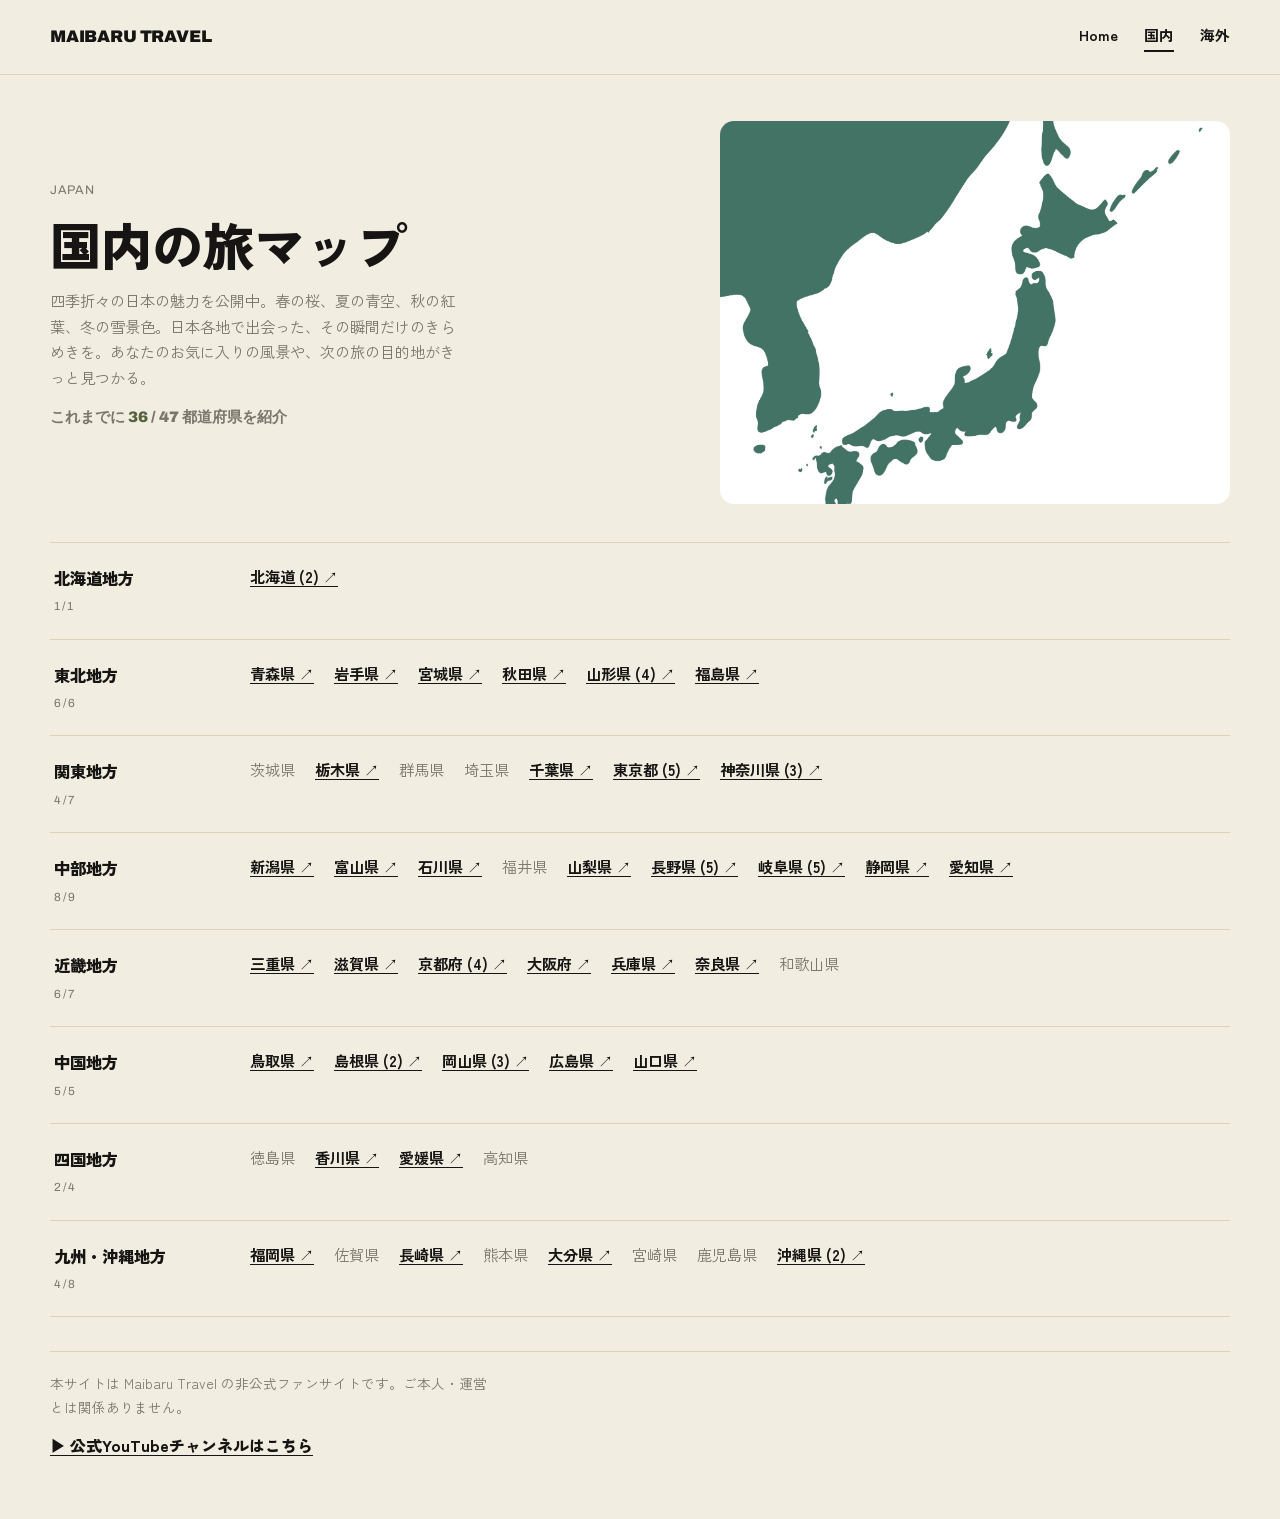
<file: japan.html>
<!DOCTYPE html>
<html lang="ja">
<head>
<meta charset="UTF-8">
<meta name="viewport" content="width=device-width, initial-scale=1">
<title>国内の旅マップ｜MAIBARU TRAVEL 非公式ファンサイト</title>
<link rel="preconnect" href="https://fonts.googleapis.com">
<link href="https://fonts.googleapis.com/css2?family=Archivo:wght@400;500;700;900&family=Zen+Kaku+Gothic+New:wght@400;500;700;900&display=swap" rel="stylesheet">
<link rel="stylesheet" href="style.css">
<script src="data.js"></script>
</head>
<body>

<div class="wrap sitebar">
  <a href="index.html" class="site-logo">MAIBARU TRAVEL</a>
  <nav class="site-links">
    <a href="index.html">Home</a>
    <a href="japan.html" class="active">国内</a>
    <a href="world.html">海外</a>
  </nav>
</div>
<hr class="rule">

<div class="wrap page-head">
  <div class="page-head-grid">
    <div>
      <p class="kicker en">JAPAN</p>
      <h1>国内の旅マップ</h1>
      <p>四季折々の日本の魅力を公開中。春の桜、夏の青空、秋の紅葉、冬の雪景色。日本各地で出会った、その瞬間だけのきらめきを。あなたのお気に入りの風景や、次の旅の目的地がきっと見つかる。</p>
      <p class="page-stat">これまでに <span id="pageStatJapan">0</span> / 47 都道府県を紹介</p>
    </div>
    <div class="map-frame" data-page="japan">
      <script>
        /* data.js の pageImages に画像が指定されていたら、サンプルのイラストが描かれる前に印を付けて隠す
           （画像があるのに、イラストが一瞬見えてしまうのを防ぐ） */
        (function(){
          var f = document.currentScript.parentNode;
          if(typeof pageImages !== "undefined"){
            var c = pageImages[f.getAttribute("data-page")];
            if(c && c.image){ f.classList.add("has-photo"); }
          }
        })();
      </script>
      <svg viewBox="0 0 220 320" xmlns="http://www.w3.org/2000/svg" aria-label="日本地図イラスト">
        <!-- 北海道 -->
        <path style="fill:#FBF9F2" d="M118,18 C132,14 150,20 154,34 C158,46 150,56 138,58 C142,68 134,76 122,72 C110,68 104,56 108,44 C100,40 100,28 110,22 C112,20 115,19 118,18 Z"/>
        <!-- 本州（東北〜中国地方の弧） -->
        <path style="fill:#FBF9F2" d="M150,86 C160,100 158,116 146,126 C154,136 150,150 136,154 C144,164 138,178 122,180 C130,190 122,202 108,200 C112,210 102,220 88,216 C78,224 62,222 56,210 C46,208 42,196 50,186 C42,180 44,168 56,164 C50,154 58,144 70,144 C64,134 72,124 84,124 C80,114 88,104 100,104 C98,94 106,84 118,84 C128,80 142,80 150,86 Z"/>
        <!-- 四国 -->
        <path style="fill:#FBF9F2" d="M64,224 C74,220 86,224 88,232 C90,240 82,246 72,244 C64,248 54,244 54,236 C54,230 58,226 64,224 Z"/>
        <!-- 九州 -->
        <path style="fill:#FBF9F2" d="M40,214 C50,210 62,214 64,224 C66,234 60,246 50,252 C44,262 30,262 24,252 C16,248 14,236 20,228 C22,220 30,216 40,214 Z"/>
        <!-- 沖縄（点） -->
        <circle style="fill:#FBF9F2" cx="30" cy="298" r="6"/>
      </svg>
    </div>
  </div>
</div>

<section class="list-section wrap">
  <div id="japanMap"></div>
</section>

<footer class="wrap site-footer">
  <hr class="rule" style="margin-bottom:20px;">
  <p style="font-size:.85rem;color:var(--muted);max-width:56ch;">本サイトは Maibaru Travel の非公式ファンサイトです。ご本人・運営とは関係ありません。</p>
  <a class="official" href="https://www.youtube.com/c/maibaru" target="_blank" rel="noopener">▶ 公式YouTubeチャンネルはこちら</a>
</footer>

<div class="modal-overlay" id="modalOverlay">
  <div class="modal-box">
    <button class="modal-close" id="modalClose" aria-label="閉じる">×</button>
    <h3 class="modal-title" id="modalTitleText"></h3>
    <div class="modal-videos" id="modalVideos"></div>
  </div>
</div>

<script src="app.js"></script>
</body>
</html>
</file>
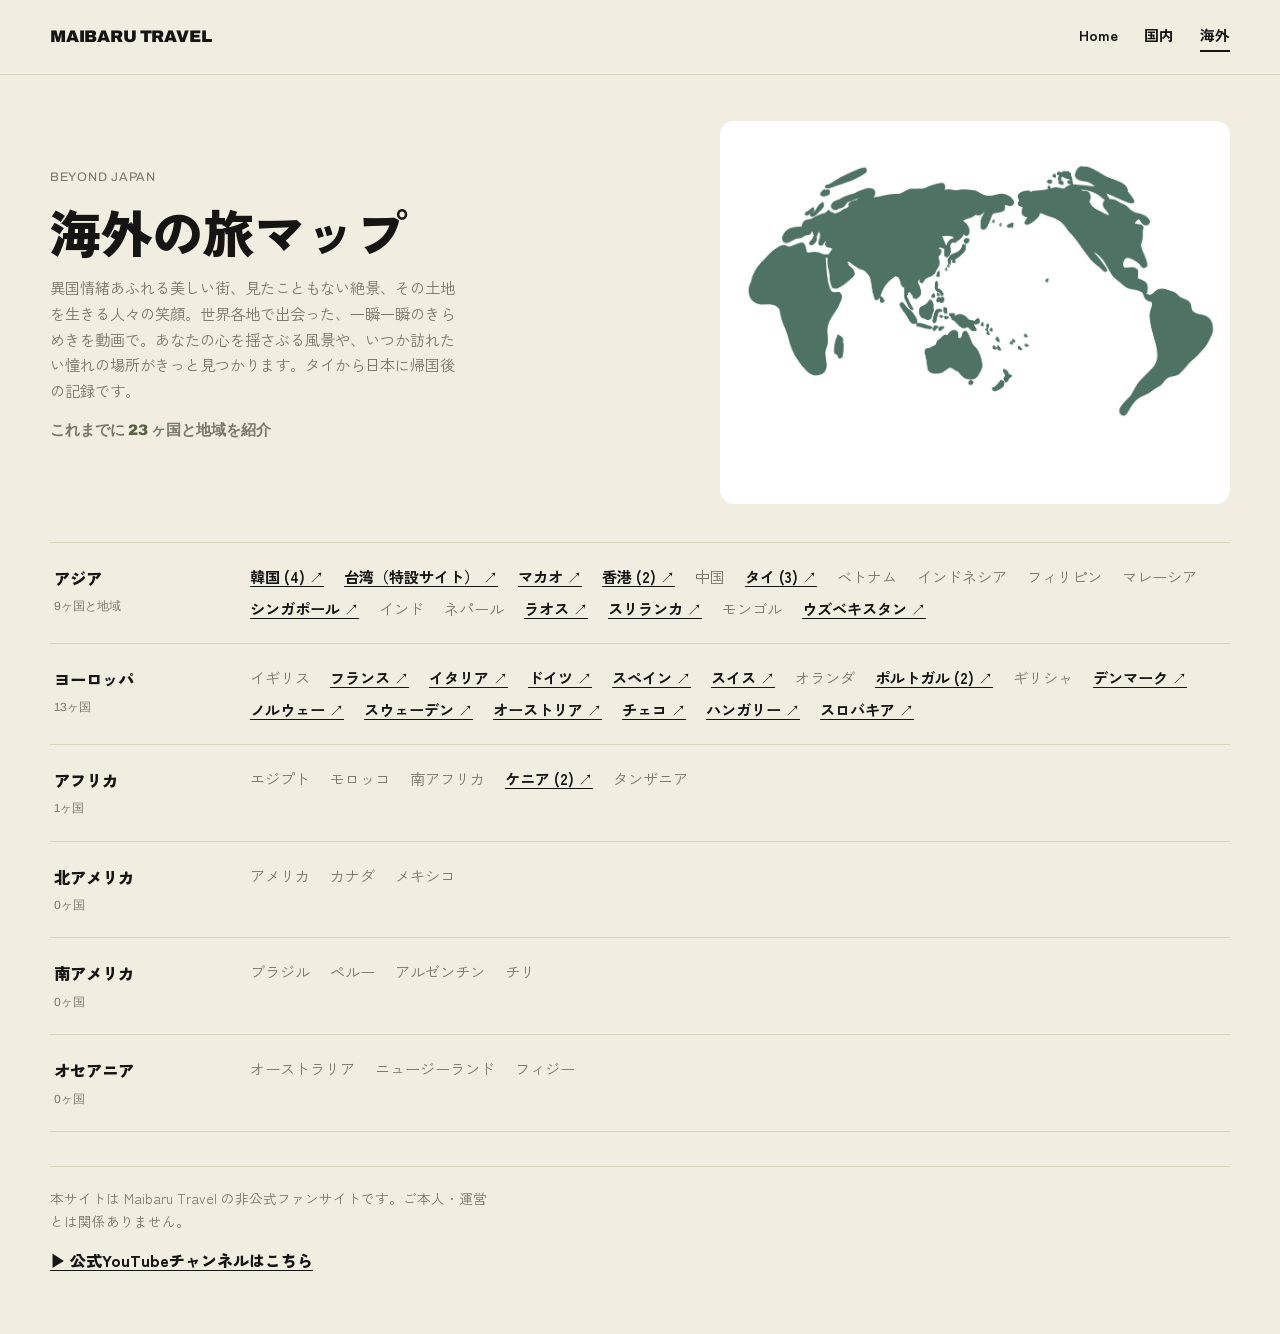
<file: world.html>
<!DOCTYPE html>
<html lang="ja">
<head>
<meta charset="UTF-8">
<meta name="viewport" content="width=device-width, initial-scale=1">
<title>海外の旅マップ｜MAIBARU TRAVEL 非公式ファンサイト</title>
<link rel="preconnect" href="https://fonts.googleapis.com">
<link href="https://fonts.googleapis.com/css2?family=Archivo:wght@400;500;700;900&family=Zen+Kaku+Gothic+New:wght@400;500;700;900&display=swap" rel="stylesheet">
<link rel="stylesheet" href="style.css">
<script src="data.js"></script>
</head>
<body>

<div class="wrap sitebar">
  <a href="index.html" class="site-logo">MAIBARU TRAVEL</a>
  <nav class="site-links">
    <a href="index.html">Home</a>
    <a href="japan.html">国内</a>
    <a href="world.html" class="active">海外</a>
  </nav>
</div>
<hr class="rule">

<div class="wrap page-head">
  <div class="page-head-grid">
    <div>
      <p class="kicker en">BEYOND JAPAN</p>
      <h1>海外の旅マップ</h1>
      <p>異国情緒あふれる美しい街、見たこともない絶景、その土地を生きる人々の笑顔。世界各地で出会った、一瞬一瞬のきらめきを動画で。あなたの心を揺さぶる風景や、いつか訪れたい憧れの場所がきっと見つかります。タイから日本に帰国後の記録です。</p>
      <p class="page-stat">これまでに <span id="pageStatWorld">0</span> ヶ国と地域を紹介</p>
    </div>
    <div class="map-frame" data-page="world">
      <script>
        /* data.js の pageImages に画像が指定されていたら、サンプルのイラストが描かれる前に印を付けて隠す
           （画像があるのに、イラストが一瞬見えてしまうのを防ぐ） */
        (function(){
          var f = document.currentScript.parentNode;
          if(typeof pageImages !== "undefined"){
            var c = pageImages[f.getAttribute("data-page")];
            if(c && c.image){ f.classList.add("has-photo"); }
          }
        })();
      </script>
      <svg viewBox="0 0 300 200" xmlns="http://www.w3.org/2000/svg" aria-label="世界地図イラスト">
        <!-- 北アメリカ -->
        <path style="fill:#FBF9F2" d="M28,40 C42,28 62,26 74,36 C86,32 96,42 92,54 C100,62 96,76 84,78 C80,88 66,92 56,84 C44,86 32,78 32,66 C22,62 18,50 28,40 Z"/>
        <!-- 南アメリカ -->
        <path style="fill:#FBF9F2" d="M78,100 C88,96 98,102 98,114 C104,126 100,144 90,158 C88,170 76,176 70,166 C62,164 60,150 64,138 C58,126 62,110 78,100 Z"/>
        <!-- ヨーロッパ -->
        <path style="fill:#FBF9F2" d="M148,34 C158,28 170,30 174,40 C182,42 182,52 174,56 C176,64 166,68 158,62 C148,64 140,56 144,46 C138,42 140,36 148,34 Z"/>
        <!-- アフリカ -->
        <path style="fill:#FBF9F2" d="M150,68 C162,64 174,70 176,82 C184,92 182,110 172,124 C170,138 158,146 150,136 C140,138 134,126 138,114 C130,102 134,86 142,78 C142,74 146,70 150,68 Z"/>
        <!-- アジア -->
        <path style="fill:#FBF9F2" d="M186,32 C204,24 228,28 238,42 C252,44 258,58 248,68 C252,78 242,88 230,84 C222,92 208,90 202,80 C190,80 184,68 190,58 C182,52 182,40 186,32 Z"/>
        <!-- オセアニア -->
        <path style="fill:#FBF9F2" d="M228,138 C238,134 250,138 252,148 C256,156 250,164 240,164 C232,168 222,164 222,154 C218,148 222,142 228,138 Z"/>
      </svg>
    </div>
  </div>
</div>

<section class="list-section wrap">
  <div id="worldMap"></div>
</section>

<footer class="wrap site-footer">
  <hr class="rule" style="margin-bottom:20px;">
  <p style="font-size:.85rem;color:var(--muted);max-width:56ch;">本サイトは Maibaru Travel の非公式ファンサイトです。ご本人・運営とは関係ありません。</p>
  <a class="official" href="https://www.youtube.com/c/maibaru" target="_blank" rel="noopener">▶ 公式YouTubeチャンネルはこちら</a>
</footer>

<div class="modal-overlay" id="modalOverlay">
  <div class="modal-box">
    <button class="modal-close" id="modalClose" aria-label="閉じる">×</button>
    <h3 class="modal-title" id="modalTitleText"></h3>
    <div class="modal-videos" id="modalVideos"></div>
  </div>
</div>

<script src="app.js"></script>
</body>
</html>
</file>
<file: style.css>
:root{
  --bg:#F1EDE1;
  --card:#FBF9F2;
  --ink:#161513;
  --olive:#71805A;
  --olive-dark:#57623F;
  --yellow:#F2C230;
  --line:#D9D2BD;
  --muted:#79766B;
}
*{box-sizing:border-box;}
html{scroll-behavior:smooth;}
body{
  margin:0;
  background:var(--bg);
  color:var(--ink);
  font-family:'Zen Kaku Gothic New','Hiragino Sans',sans-serif;
  line-height:1.7;
  -webkit-font-smoothing:antialiased;
}
a{color:inherit;}
.wrap{max-width:1180px;margin:0 auto;padding:0 28px;}
hr.rule{border:none;border-top:1px solid var(--line);margin:0;}
.en{font-family:'Archivo',sans-serif;}

/* ---------- Site nav (all pages) ---------- */
.sitebar{
  display:flex;justify-content:space-between;align-items:center;
  padding:22px 0;flex-wrap:wrap;gap:10px;
}
.site-logo{
  font-family:'Archivo',sans-serif;font-weight:900;font-size:1.05rem;
  letter-spacing:-0.01em;text-decoration:none;
}
.site-links{display:flex;gap:26px;font-weight:700;font-size:.92rem;}
.site-links a{text-decoration:none;padding-bottom:3px;border-bottom:2px solid transparent;transition:transform .15s ease,border-color .2s ease,color .15s ease;display:inline-block;}
.site-links a.active{border-bottom-color:var(--ink);}
.site-links a:hover{color:var(--olive-dark);}
.site-links a:active{transform:scale(0.92);}

/* ---------- Top wordmark (home) ---------- */
.topbar{padding:26px 0 22px;}
.wordmark{
  font-family:'Archivo',sans-serif;font-weight:900;
  font-size:clamp(3rem,10vw,7.2rem);line-height:.86;letter-spacing:-0.02em;
  margin:0 0 26px;
}
.topbar-meta{
  display:flex;justify-content:space-between;align-items:flex-end;flex-wrap:wrap;gap:12px;
  font-size:.82rem;color:var(--muted);
}
.topbar-meta .unofficial{text-align:right;font-family:'Archivo',sans-serif;letter-spacing:.04em;font-size:.72rem;}
.topbar-meta .unofficial b{display:block;color:var(--ink);font-weight:700;letter-spacing:0;font-family:'Zen Kaku Gothic New',sans-serif;font-size:.82rem;margin-top:2px;}

/* ---------- Ticker ---------- */
.ticker-wrap{display:flex;align-items:center;gap:18px;padding:18px 0;}
.ticker-viewport{position:relative;overflow:hidden;flex:1;min-width:0;}
.ticker-viewport::before,.ticker-viewport::after{
  content:"";position:absolute;top:0;bottom:0;width:60px;z-index:2;pointer-events:none;
}
.ticker-viewport::before{left:0;background:linear-gradient(90deg,var(--bg),transparent);}
.ticker-viewport::after{right:0;background:linear-gradient(270deg,var(--bg),transparent);}
.ticker-track{display:flex;gap:0;width:max-content;animation:scroll 26s linear infinite;}
.ticker-track.paused{animation-play-state:paused;}
@keyframes scroll{from{transform:translateX(0);}to{transform:translateX(-50%);}}
.ticker-group{display:flex;gap:16px;padding-right:16px;}
.pill{display:inline-flex;align-items:center;gap:8px;border:1.5px solid var(--ink);border-radius:999px;padding:9px 20px;font-weight:700;font-size:.88rem;white-space:nowrap;color:inherit;text-decoration:none;background:var(--bg);}
.pill[href]:hover{background:var(--yellow);}
.ticker-pause{position:relative;z-index:3;flex:0 0 auto;width:34px;height:34px;border-radius:50%;border:1.5px solid var(--ink);background:var(--bg);display:flex;align-items:center;justify-content:center;cursor:pointer;font-size:.75rem;}

/* ---------- Hero (home) ---------- */
.hero-grid{display:grid;grid-template-columns:1.05fr 1fr;gap:56px;padding:44px 0 40px;align-items:start;}
@media (max-width:860px){.hero-grid{grid-template-columns:1fr;}}
.photo-col{display:flex;flex-direction:column;}
.fun-fact{
  margin-top:30px;
  border-top:1px solid var(--line);
  padding-top:20px;
}
.fun-fact-kicker{font-family:'Archivo',sans-serif;font-size:.74rem;letter-spacing:.06em;color:var(--muted);margin:0 0 6px;}
.fun-fact-num{font-family:'Archivo',sans-serif;font-weight:900;font-size:2.2rem;line-height:1;margin:0 0 6px;}
.fun-fact-num .fun-fact-unit{font-family:'Zen Kaku Gothic New',sans-serif;font-weight:700;font-size:1.1rem;color:var(--muted);margin-left:4px;}
.fun-fact-desc{font-size:.8rem;color:var(--muted);margin:0;max-width:34ch;}

.profile-block{margin-top:26px;border-top:1px solid var(--line);padding-top:20px;display:flex;flex-direction:column;gap:16px;}
.profile-person{}
.profile-name{font-weight:900;font-size:.95rem;margin:0 0 4px;color:var(--olive-dark);}
.profile-bio{font-size:.84rem;color:var(--muted);margin:0;max-width:44ch;}
.photo-card{position:relative;background:var(--olive);border-radius:18px;padding:22px;}
.photo-illustration{position:relative;border-radius:8px;overflow:hidden;aspect-ratio:4/3;background:linear-gradient(180deg,#F6E9C8 0%,#F1D9A6 38%,#E4B97C 60%,#CDE4C6 60%,#9FC98F 100%);}
.photo-illustration svg{position:absolute;inset:0;width:100%;height:100%;}
.photo-illustration .hero-frame{
  position:absolute;top:0;left:0;width:100%;height:100%;border:0;
  pointer-events:none;transform:translateX(-300%);
}
.photo-illustration .hero-frame.active{transform:translateX(0);}
/* サムネイル画像版：クロスフェードで切り替え */
.photo-illustration img.hero-frame{
  object-fit:cover;transform:none;opacity:0;transition:opacity .8s ease;
}
.photo-illustration img.hero-frame.active{transform:none;opacity:1;}
.photo-caption{position:absolute;top:16px;left:16px;font-family:'Archivo',sans-serif;font-size:.72rem;letter-spacing:.05em;color:var(--ink);background:rgba(251,249,242,.85);padding:4px 10px;border-radius:4px;}
.photo-tag{position:absolute;bottom:22px;left:22px;background:var(--ink);color:#fff;padding:14px 20px;border-radius:6px;transform:rotate(-5deg);font-weight:900;font-size:1.3rem;line-height:1.15;box-shadow:0 8px 18px rgba(0,0,0,.18);}
.photo-badge{position:absolute;top:-18px;right:-14px;width:96px;height:96px;border-radius:50%;background:var(--yellow);display:flex;align-items:center;justify-content:center;text-align:center;font-weight:700;font-size:.72rem;line-height:1.3;transform:rotate(-8deg);box-shadow:0 6px 14px rgba(0,0,0,.15);}
.photo-arrow{position:absolute;bottom:-18px;right:26px;width:58px;height:58px;border-radius:50%;background:var(--yellow);display:flex;align-items:center;justify-content:center;font-size:1.3rem;text-decoration:none;box-shadow:0 6px 14px rgba(0,0,0,.18);transition:transform .15s ease;}
.photo-arrow:hover{transform:scale(1.06) rotate(8deg);}
.photo-link{margin:34px 0 0;font-size:.86rem;}
.photo-link a{text-decoration:underline;text-underline-offset:3px;font-weight:700;}

.hero-copy .eyebrow{font-family:'Archivo',sans-serif;font-size:.78rem;letter-spacing:.06em;color:var(--muted);margin:0 0 14px;}
.hero-copy h1{font-size:clamp(1.9rem,3.6vw,2.6rem);font-weight:900;line-height:1.28;margin:0 0 18px;}
.hero-copy h1 mark{background:var(--yellow);color:var(--ink);padding:0 8px;box-decoration-break:clone;-webkit-box-decoration-break:clone;}
.hero-copy .desc{font-size:.92rem;color:var(--muted);max-width:38ch;margin:0 0 26px;}
.stat-row{display:flex;justify-content:space-between;align-items:flex-end;padding:26px 0;gap:16px;}
.stat-kicker{font-family:'Archivo',sans-serif;font-size:.76rem;letter-spacing:.06em;color:var(--muted);margin:0 0 6px;}
.stat-sub{font-size:.86rem;color:var(--muted);margin:0 0 6px;}
.stat-num{font-family:'Archivo',sans-serif;font-weight:900;font-size:clamp(2.6rem,5vw,3.6rem);line-height:1;margin:0;}
.stat-num .stat-num-sub{font-size:1.4rem;font-weight:700;color:var(--muted);}
.stat-unit{font-size:.86rem;color:var(--muted);margin:2px 0 12px;}
.stat-line{font-weight:900;font-size:1.5rem;margin:6px 0 14px;}
.stat-link{display:inline-block;font-size:.85rem;font-weight:700;text-decoration:underline;text-underline-offset:3px;transition:transform .18s ease,color .15s ease;}
.stat-link:hover{color:var(--olive-dark);transform:translateY(-3px) scale(1.06);}
.stat-link:active{transform:translateY(-1px) scale(1.02);}
.big-arrow{font-size:2rem;flex:0 0 auto;}

/* ---------- Footer nav row ---------- */
.footer-nav{display:flex;flex-wrap:wrap;align-items:center;gap:20px;padding:26px 0;font-weight:900;font-size:1.02rem;}
.footer-nav .explore{font-family:'Archivo',sans-serif;font-weight:700;font-size:.78rem;letter-spacing:.05em;color:var(--muted);}
.footer-nav a{text-decoration:underline;text-underline-offset:4px;display:inline-block;transition:transform .15s ease,color .15s ease;}
.footer-nav a:hover{color:var(--olive-dark);}
.footer-nav a:active{transform:scale(0.92);}
.footer-nav .dot{font-size:1rem;}

/* ---------- How-to box ---------- */
.howto-wrap{padding:26px 0 6px;}
details{background:var(--card);border:1.5px dashed var(--olive);border-radius:12px;padding:16px 20px;font-size:.86rem;color:var(--ink);}
details summary{cursor:pointer;font-weight:700;}
details ul{margin:10px 0 0;padding-left:20px;}
details code{background:var(--bg);padding:1px 6px;border-radius:4px;}

/* ---------- Ranking TOP3 ---------- */
.ranking-grid{display:grid;grid-template-columns:repeat(auto-fit,minmax(190px,1fr));gap:26px;padding:8px 0 6px;}
.ranking-card{position:relative;display:block;text-decoration:none;color:var(--ink);}
.rank-badge{position:absolute;top:8px;left:8px;background:var(--yellow);color:var(--ink);font-weight:900;font-size:1rem;width:34px;height:34px;border-radius:50%;display:flex;align-items:center;justify-content:center;z-index:2;box-shadow:0 3px 8px rgba(0,0,0,.18);}
.ranking-thumb{width:100%;aspect-ratio:16/9;object-fit:cover;border-radius:10px;background:#e5ddc7;display:block;transition:transform .2s ease;}
.ranking-card:hover .ranking-thumb,.ranking-card:active .ranking-thumb{transform:scale(1.06);}
.ranking-thumb-placeholder{display:flex;align-items:center;justify-content:center;color:var(--muted);}
.ranking-title{font-weight:700;font-size:.92rem;margin:10px 0 2px;}
.ranking-views{font-size:.78rem;color:var(--muted);}

/* ---------- Recommended carousel ---------- */
.carousel{position:relative;display:flex;align-items:center;gap:8px;padding:10px 0 4px;}
.car-viewport{overflow:hidden;flex:1;min-width:0;}
.car-track{display:flex;gap:16px;transition:transform .5s ease;}
.car-slide{
  flex:0 0 66%;
  box-sizing:border-box;
  text-decoration:none;
  color:var(--ink);
  opacity:.5;
  transform:scale(.9);
  transition:opacity .4s ease, transform .4s ease;
}
.car-slide.active{opacity:1;transform:scale(1);}
@media (min-width:700px){.car-slide{flex:0 0 40%;}}
.car-thumb{width:100%;aspect-ratio:16/9;object-fit:cover;border-radius:12px;background:#e5ddc7;display:block;transition:transform .2s ease;}
.car-slide:hover .car-thumb,.car-slide:active .car-thumb{transform:scale(1.06);}
.car-thumb-placeholder{display:flex;align-items:center;justify-content:center;color:var(--muted);}
.car-title{font-size:.85rem;font-weight:700;margin:10px 0 0;text-align:center;}
.car-btn{flex:0 0 auto;width:40px;height:40px;border-radius:50%;border:1.5px solid var(--ink);background:var(--bg);font-size:1.1rem;cursor:pointer;display:flex;align-items:center;justify-content:center;}
.car-btn:hover{background:var(--yellow);}

/* ---------- note block ---------- */
.note-block{border-top:1px solid var(--line);border-bottom:1px solid var(--line);padding:20px 0;margin:10px 0;display:flex;justify-content:space-between;align-items:center;flex-wrap:wrap;gap:14px;}
.note-block .note-title{font-weight:900;font-size:1.05rem;margin:0 0 4px;}
.note-block .note-desc{font-size:.86rem;color:var(--muted);margin:0;}
.note-block a.note-cta{font-size:.9rem;font-weight:700;text-decoration:underline;text-underline-offset:3px;white-space:nowrap;display:inline-block;transition:transform .18s ease,color .15s ease;}
.note-block a.note-cta:hover{color:var(--olive-dark);transform:translateY(-3px) scale(1.06);}
.note-block a.note-cta:active{transform:translateY(-1px) scale(1.02);}

/* ---------- Instagram埋め込みカード（サイズ統一） ---------- */
.ig-grid{display:grid;grid-template-columns:repeat(auto-fit,minmax(300px,1fr));gap:20px;align-items:start;}
.ig-card{
  width:100%;max-width:360px;height:520px;
  overflow-y:auto;overflow-x:hidden;
  border-radius:14px;
  background:var(--card);
  box-shadow:0 3px 12px rgba(0,0,0,.10);
  scrollbar-width:thin;
}
.ig-card::-webkit-scrollbar{width:6px;}
.ig-card::-webkit-scrollbar-thumb{background:var(--line);border-radius:3px;}
.ig-card iframe{width:100% !important;}

/* ---------- 台湾特集（おすすめ動画の下） ---------- */
.feature-card{
  display:grid;grid-template-columns:1.2fr 1fr;gap:44px;align-items:center;
  margin-top:22px;text-decoration:none;color:inherit;
}
.feature-media{
  position:relative;aspect-ratio:16/9;overflow:hidden;
  border-radius:12px;background:#e5ddc7;
}
.feature-img{
  position:absolute;inset:0;width:100%;height:100%;display:block;
  opacity:0;transition:opacity .5s ease, transform .5s ease;   /* 読み込みが終わってからふわっと表示 */
}
.feature-media.ready .feature-img{opacity:1;}
.feature-card:hover .feature-media.ready .feature-img{transform:scale(1.04);}
.feature-ph{
  position:absolute;inset:0;display:flex;align-items:center;justify-content:center;
  color:var(--muted);
}
.feature-kicker{
  font-family:'Archivo',sans-serif;font-size:.74rem;letter-spacing:.16em;
  color:var(--muted);margin:0 0 8px;
}
.feature-title{
  font-weight:900;font-size:clamp(1.5rem,3vw,2.1rem);line-height:1.4;
  margin:0 0 14px;
}
.feature-desc{font-size:.96rem;line-height:1.95;color:#3d3b34;margin:0 0 22px;max-width:46ch;}
.feature-cta{
  display:inline-block;font-size:.92rem;font-weight:700;
  text-decoration:underline;text-underline-offset:3px;
  transition:transform .18s ease,color .15s ease;
}
.feature-card:hover .feature-cta{color:var(--olive-dark);transform:translateY(-3px) scale(1.06);}
.feature-card:active .feature-cta{transform:translateY(-1px) scale(1.02);}
.feature-card:focus-visible{outline:2px solid var(--olive);outline-offset:8px;border-radius:12px;}
@media (max-width:760px){
  .feature-card{grid-template-columns:1fr;gap:20px;}
}

/* ---------- SNS / follow section ---------- */
.sns-row{display:flex;gap:40px;flex-wrap:wrap;padding:6px 0 4px;}
.sns-person{flex:1 1 220px;border-top:1px solid var(--line);padding-top:16px;}
.sns-name{font-weight:900;font-size:1.08rem;margin:0 0 4px;}
.sns-handle{font-family:'Archivo',sans-serif;font-size:.76rem;color:var(--muted);margin:0 0 10px;}
.sns-link{font-size:.9rem;font-weight:700;text-decoration:underline;text-underline-offset:3px;display:inline-block;transition:transform .18s ease,color .15s ease;}
.sns-link:hover{color:var(--olive-dark);transform:translateY(-3px) scale(1.06);}
.sns-link:active{transform:translateY(-1px) scale(1.02);}

/* ---------- Inner page header (国内 / 海外) ---------- */
.page-head{padding:46px 0 8px;}
.page-head .kicker{font-family:'Archivo',sans-serif;font-size:.78rem;letter-spacing:.06em;color:var(--muted);}
.page-head h1{font-size:clamp(2.1rem,6vw,3.2rem);font-weight:900;margin:8px 0 14px;line-height:1.15;}
.page-head p{color:var(--muted);max-width:52ch;font-size:.95rem;margin:0 0 14px;}
.page-stat{font-family:'Archivo',sans-serif;font-weight:900;font-size:1.05rem;}
.page-stat span{color:var(--olive-dark);}

/* ---------- 都道府県・国 選択モーダル ---------- */
.modal-overlay{
  position:fixed;inset:0;
  background:rgba(22,21,19,.55);
  display:none;align-items:center;justify-content:center;
  z-index:80;padding:20px;
}
.modal-overlay.open{display:flex;}
.modal-box{
  background:var(--card);
  border-radius:22px;
  max-width:560px;width:100%;
  max-height:82vh;overflow-y:auto;
  padding:26px;
  position:relative;
  box-shadow:0 24px 60px rgba(0,0,0,.28);
}
.modal-close{
  position:absolute;top:14px;right:14px;
  width:34px;height:34px;border-radius:50%;
  border:1.5px solid var(--ink);background:var(--card);
  font-size:1.05rem;cursor:pointer;line-height:1;
}
.modal-close:hover{background:var(--yellow);}
.modal-title{font-weight:900;font-size:1.2rem;margin:0 0 16px;padding-right:34px;}
.modal-video-row{
  display:flex;gap:16px;align-items:center;
  border-top:1px solid var(--line);padding:16px 0;
}
.modal-video-row:first-child{border-top:none;padding-top:0;}
.modal-thumb-btn{
  flex:0 0 150px;padding:0;border:none;background:none;cursor:pointer;
}
.modal-thumb{
  width:150px;aspect-ratio:16/9;object-fit:cover;
  border-radius:10px;background:#e5ddc7;display:block;
}
.modal-thumb-placeholder{
  display:flex;align-items:center;justify-content:center;
  color:var(--muted);
}
.modal-video-title{font-weight:700;font-size:.95rem;}

/* サムネイル未設定時の再生ボタン（CSS図形のみ。画像・絵文字・SVGは使わない） */
.ph-circle{
  display:inline-flex;align-items:center;justify-content:center;
  width:30px;height:30px;border-radius:50%;
  border:1.6px solid currentColor;
  box-sizing:border-box;
  flex:none;
}
.ph-triangle{
  width:0;height:0;
  border-top:6px solid transparent;
  border-bottom:6px solid transparent;
  border-left:9px solid currentColor;
  margin-left:3px;
  flex:none;
}
@media (max-width:520px){
  .modal-thumb-btn,.modal-thumb{flex-basis:110px;width:110px;}
}

/* ---------- Inner page header map illustration ---------- */
.page-head-grid{display:grid;grid-template-columns:1.25fr 1fr;gap:32px;align-items:center;}
@media (max-width:760px){.page-head-grid{grid-template-columns:1fr;}}
.map-frame{
  position:relative;
  background:var(--olive);
  border-radius:18px;
  padding:18px;
  display:flex;align-items:center;justify-content:center;
  aspect-ratio:4/3;
}
.map-frame svg{width:100%;height:100%;}
/* data.js の pageImages で画像を指定した時：サンプルのイラストは最初から隠す（一瞬見えてしまうのを防ぐ） */
.map-frame.has-photo svg{display:none;}
/* 画像を指定した時は、オリーブ色の背景（額縁）と余白をなくして、画像だけを表示する */
.map-frame.has-photo{background:transparent;padding:0;}
.map-photo{
  position:absolute;left:0;top:0;
  width:100%;height:100%;
  border-radius:14px;display:block;
  opacity:0;transition:opacity .45s ease;   /* 読み込みが終わってからふわっと表示 */
}
.map-frame.photo-ready .map-photo{opacity:1;}

/* ---------- Region / country list ---------- */
section.list-section{padding:30px 0 10px;}
.region-row{border-top:1px solid var(--line);padding:22px 4px;display:flex;gap:28px;flex-wrap:wrap;}
.region-row:last-child{border-bottom:1px solid var(--line);}
.region-name-col{flex:0 0 168px;min-width:168px;}
.region-name{font-weight:900;font-size:1.02rem;}
.region-count{font-size:.74rem;color:var(--muted);margin-top:4px;font-family:'Archivo',sans-serif;}
.item-list{flex:1 1 320px;display:flex;flex-wrap:wrap;gap:8px 20px;align-items:flex-start;}
.item-wrap{display:flex;flex-direction:column;align-items:flex-start;}
.item{font-size:.95rem;background:none;border:none;padding:0;font-family:'Zen Kaku Gothic New',sans-serif;cursor:default;transition:transform .15s ease;display:inline-block;}
.item.visited{font-weight:700;text-decoration:underline;text-underline-offset:3px;cursor:pointer;color:var(--ink);}
.item.visited:hover,.item.visited:active{color:var(--olive-dark);transform:scale(1.12);}
.item.visited::after{content:" \2197";font-weight:400;}
.item.multi::after{content:" \25be";font-weight:400;}
.item.unvisited{color:var(--muted);}
.video-drop{display:none;flex-direction:column;gap:4px;margin:8px 0 2px 2px;padding-left:10px;border-left:2px solid var(--olive);}
.item-wrap.open .video-drop{display:flex;}
.video-drop a{font-size:.82rem;color:var(--olive-dark);text-decoration:underline;text-underline-offset:2px;}

/* ---------- About / footer ---------- */
.about-block{padding:40px 0 10px;}
.about-block p{font-size:.85rem;color:var(--muted);max-width:56ch;margin:0 0 8px;}
footer.site-footer{padding:24px 0 60px;}
footer.site-footer a.official{font-weight:900;text-decoration:underline;text-underline-offset:3px;}

@media (max-width:600px){
  .wrap{padding:0 20px;}
  .region-name-col{flex-basis:100%;min-width:0;}
}

/* =====================================================================
   スマホ用レイアウト（画面幅 600px 以下のみ）
   ※ すべて @media の中に書いているので、デスクトップ表示には一切影響しません
   ===================================================================== */
@media (max-width:600px){
  html{-webkit-text-size-adjust:100%;text-size-adjust:100%;}
  body{overflow-x:hidden;-webkit-tap-highlight-color:rgba(242,194,48,.25);}
  .wrap{padding:0 18px;}

  /* --- サイトナビ --- */
  .sitebar{padding-top:14px;padding-bottom:14px;flex-wrap:nowrap;gap:8px;}
  .site-logo{font-size:.95rem;white-space:nowrap;}
  .site-links{gap:16px;font-size:.88rem;}
  .site-links a{padding:6px 0 3px;}

  /* --- ホーム：ワードマーク --- */
  .topbar{padding-top:18px;padding-bottom:16px;}
  .wordmark{font-size:15vw;margin:0 0 18px;}
  .topbar-meta{flex-direction:column;align-items:flex-start;gap:10px;font-size:.78rem;}
  .topbar-meta .unofficial{text-align:left;}

  /* --- 横スクロールのタグ --- */
  .ticker-wrap{gap:10px;padding-top:14px;padding-bottom:14px;}
  .ticker-viewport::before,.ticker-viewport::after{width:24px;}
  .pill{padding:8px 16px;font-size:.82rem;}
  .ticker-pause{width:36px;height:36px;}

  /* --- ホーム：ヒーロー --- */
  .hero-grid{gap:34px;padding-top:28px;padding-bottom:28px;}
  .photo-card{padding:12px;border-radius:14px;}
  .photo-tag{bottom:16px;left:16px;padding:9px 13px;font-size:1rem;}
  .photo-badge{top:-14px;right:0;width:78px;height:78px;font-size:.62rem;}
  .photo-arrow{width:48px;height:48px;font-size:1.1rem;right:18px;bottom:-16px;}
  .photo-caption{top:10px;left:10px;font-size:.62rem;padding:3px 8px;}
  .photo-link{margin-top:28px;font-size:.84rem;line-height:1.85;}
  .fun-fact{margin-top:24px;}
  .fun-fact-num{font-size:2rem;}
  .profile-block{margin-top:22px;}
  .profile-bio{max-width:none;}
  .hero-copy h1{font-size:1.75rem;}
  .hero-copy .desc{max-width:none;margin-bottom:18px;}
  .stat-row{padding:20px 0;}
  .stat-num{font-size:2.8rem;}
  .stat-line{font-size:1.3rem;}
  .stat-link{padding:6px 0;}

  /* --- セクション見出し（index.html のインライン padding を上書き） --- */
  #ranking,#recommend,#feature,#sns,#note{padding:32px 18px 6px !important;}   /* インラインの padding が左右の余白を消しているので復活させる */
  #ranking h2,#recommend h2,#feature h2,#sns h2,#note h2{font-size:1.3rem !important;}

  /* --- ランキング：横並びのコンパクトな行に --- */
  .ranking-grid{grid-template-columns:1fr;gap:16px;padding:10px 0 4px;}
  .ranking-card{
    display:grid;grid-template-columns:132px 1fr;column-gap:14px;
    grid-template-rows:1fr 1fr;align-items:center;
  }
  .ranking-card .ranking-thumb{grid-column:1;grid-row:1 / span 2;border-radius:8px;}
  .ranking-card .ranking-title{grid-column:2;grid-row:1;align-self:end;margin:0 0 3px;font-size:.88rem;line-height:1.5;}
  .ranking-card .ranking-views{grid-column:2;grid-row:2;align-self:start;}
  .rank-badge{top:5px;left:5px;width:28px;height:28px;font-size:.88rem;}

  /* --- おすすめ動画カルーセル：ボタンを画像の上に重ねて幅を広く --- */
  .carousel{gap:0;padding:12px 0 4px;margin:0 -18px;}   /* 画面の端まで使う */
  .car-slide{flex-basis:78%;}
  .car-track{gap:12px;}
  .car-btn{
    position:absolute;z-index:3;top:calc(100vw * .78 * .5625 / 2 - 6px);   /* 画像の縦中央（スライド幅=画面幅の78%、16:9） */
    width:36px;height:36px;font-size:1rem;
    background:rgba(241,237,225,.92);box-shadow:0 2px 8px rgba(0,0,0,.18);
  }
  #carPrev{left:6px;}
  #carNext{right:6px;}
  .car-title{font-size:.82rem;}

  /* --- 台湾特集 --- */
  .feature-card{gap:16px;margin-top:16px;}
  .feature-desc{font-size:.9rem;line-height:1.85;margin-bottom:14px;}
  .feature-cta{padding:6px 0;}

  /* --- SNS --- */
  .sns-row{gap:22px;}
  .sns-person{flex-basis:100%;}
  .sns-link{padding:6px 0;}
  .ig-grid{grid-template-columns:minmax(0,1fr);gap:16px;justify-items:center;}
  .ig-card{max-width:100%;height:480px;}

  /* --- note --- */
  .note-block{flex-direction:column;align-items:flex-start;}
  .note-block a.note-cta{padding:6px 0;}

  /* --- フッターのナビ --- */
  .footer-nav{gap:10px 14px;padding-top:20px;padding-bottom:20px;font-size:.95rem;}
  .footer-nav .explore{flex-basis:100%;}
  .footer-nav a{padding:4px 0;}

  /* --- 国内 / 海外ページ --- */
  .page-head{padding-top:26px;padding-bottom:4px;}
  .page-head-grid{gap:20px;}
  .page-head h1{margin:6px 0 10px;}
  .page-head p{font-size:.9rem;max-width:none;}
  .map-frame{border-radius:14px;}
  section.list-section{padding:18px 18px 6px;}
  .region-row{padding:18px 2px;gap:10px;}
  .region-name-col{display:flex;align-items:baseline;gap:10px;}
  .region-count{margin-top:0;}
  .item-list{flex-basis:100%;gap:4px 18px;}
  .item{font-size:.95rem;padding:7px 0;}            /* 指でタップしやすい高さ */
  .item.visited:hover,.item.visited:active{transform:none;}
  .video-drop{margin:2px 0 6px 2px;gap:2px;}
  .video-drop a{font-size:.86rem;padding:6px 0;}

  /* --- モーダル --- */
  .modal-overlay{padding:14px;align-items:flex-end;}
  .modal-box{border-radius:20px;padding:20px 18px 22px;max-height:86vh;max-height:86dvh;}
  .modal-close{top:10px;right:10px;width:38px;height:38px;}
  .modal-title{font-size:1.1rem;margin-bottom:12px;}
  .modal-video-row{gap:12px;padding:12px 0;}
  .modal-video-title{font-size:.9rem;line-height:1.5;}

  /* --- フッター --- */
  .about-block{padding-top:30px;}
  footer.site-footer{padding:18px 18px 44px;}
  footer.site-footer a.official{display:inline-block;padding:6px 0;}
}

/* さらに小さい画面（〜360px） */
@media (max-width:360px){
  .wrap{padding:0 14px;}
  .site-links{gap:12px;font-size:.82rem;}
  .ranking-card{grid-template-columns:112px 1fr;column-gap:10px;}
  .carousel{margin:0 -14px;}
  section.list-section,footer.site-footer{padding-left:14px;padding-right:14px;}
  #ranking,#recommend,#feature,#sns,#note{padding-left:14px !important;padding-right:14px !important;}
  .modal-thumb-btn,.modal-thumb{flex-basis:96px;width:96px;}
}
</file>
